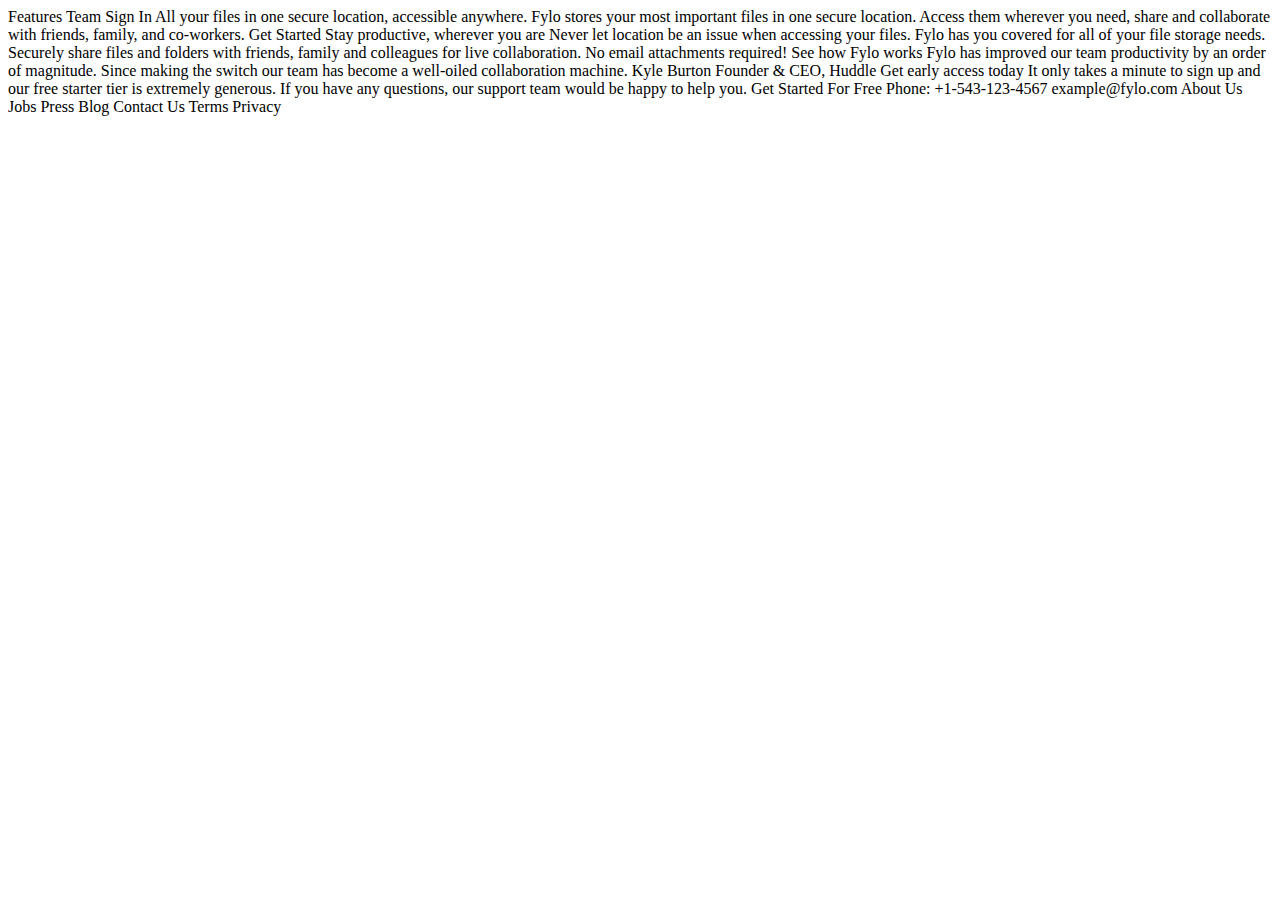
<file: index.html>
<!DOCTYPE html>
<html lang="en">
<head>
  <meta charset="UTF-8">
  <meta name="viewport" content="width=device-width, initial-scale=1.0">
  <title>Proyecto 1</title>
</head>
<body>

  Features
  Team
  Sign In

  All your files in one secure location, accessible anywhere.

  Fylo stores your most important files in one secure location. 
  Access them wherever you need, share and collaborate with friends, 
  family, and co-workers.

  Get Started

  Stay productive, wherever you are

  Never let location be an issue when accessing your files. Fylo has you 
  covered for all of your file storage needs.

  Securely share files and folders with friends, family and colleagues for 
  live collaboration. No email attachments required!

  See how Fylo works

  Fylo has improved our team productivity by an order of magnitude. Since 
  making the switch our team has become a well-oiled collaboration machine.

  Kyle Burton
  Founder & CEO, Huddle

  Get early access today

  It only takes a minute to sign up and our free starter tier is extremely generous. 
  If you have any questions, our support team would be happy to help you.

  Get Started For Free

  Phone: +1-543-123-4567
  example@fylo.com

  About Us
  Jobs
  Press
  Blog

  Contact Us
  Terms
  Privacy
</body>
</html>
</file>
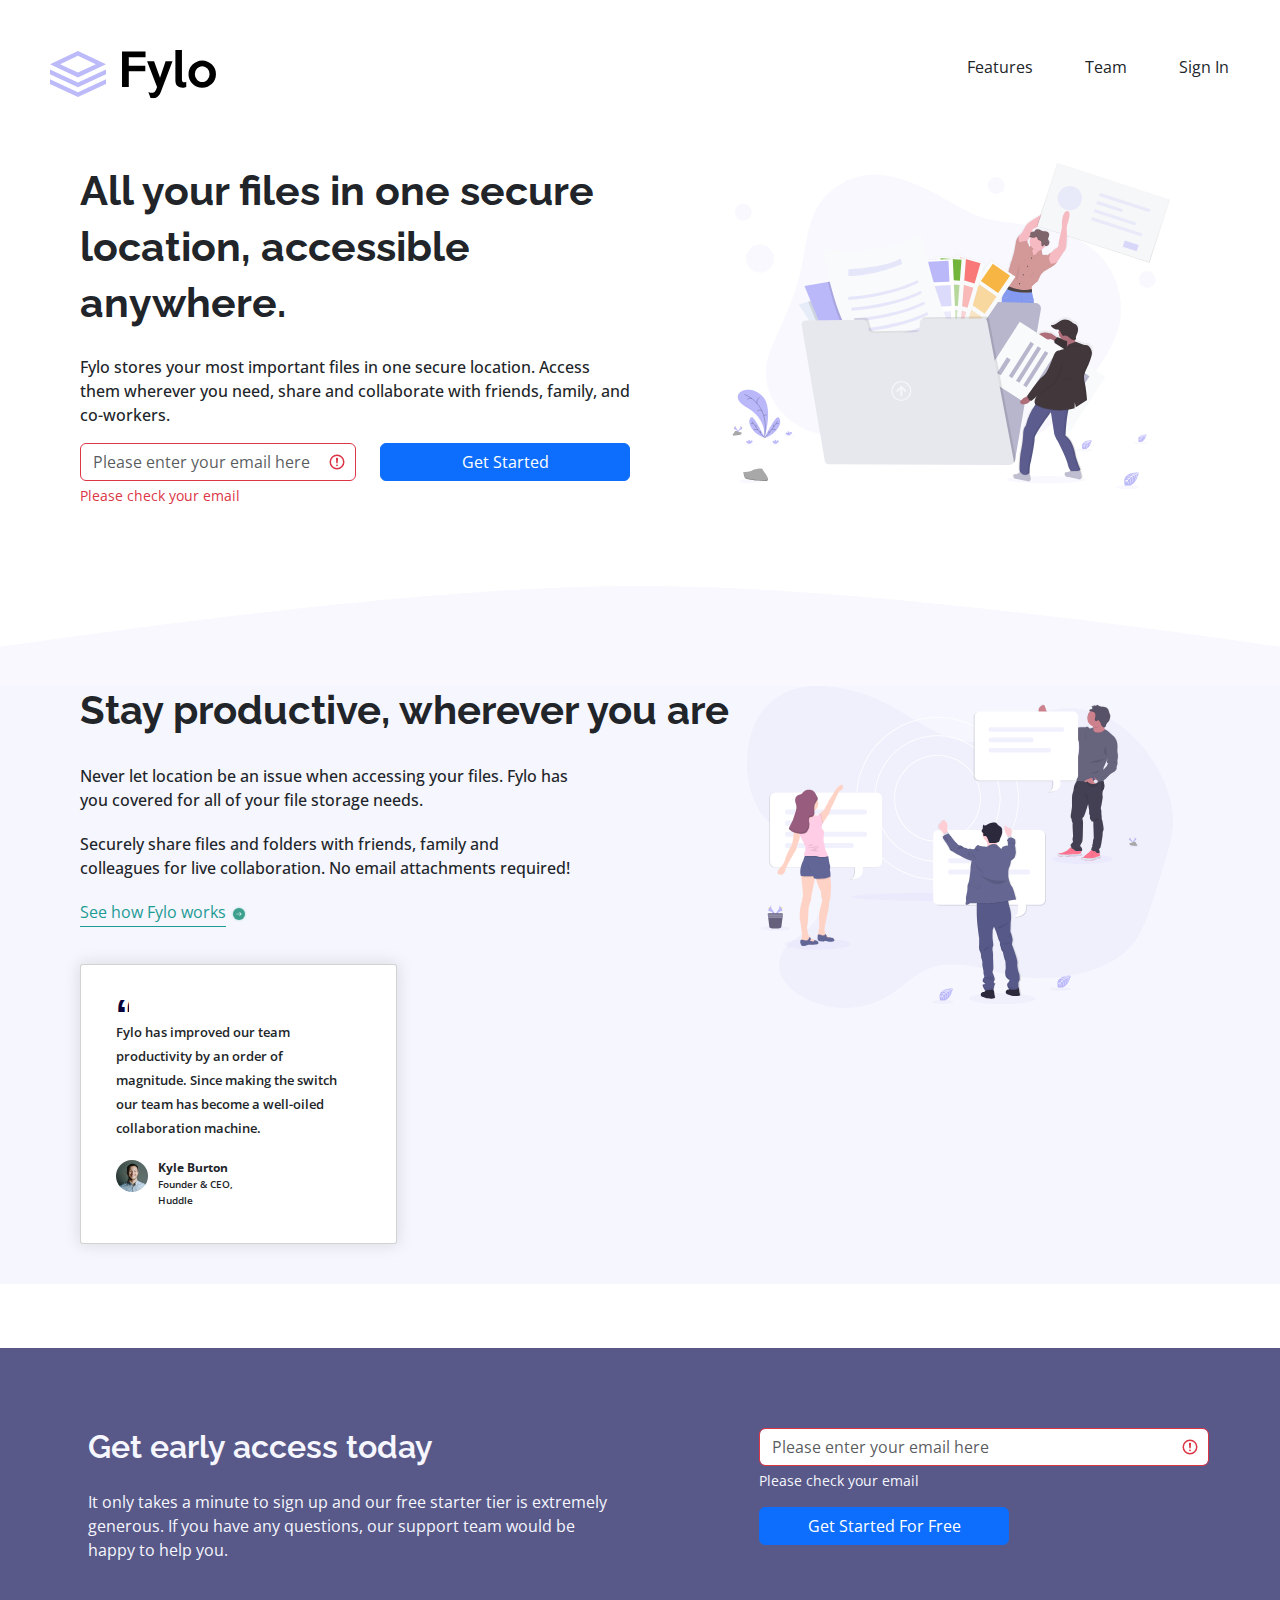
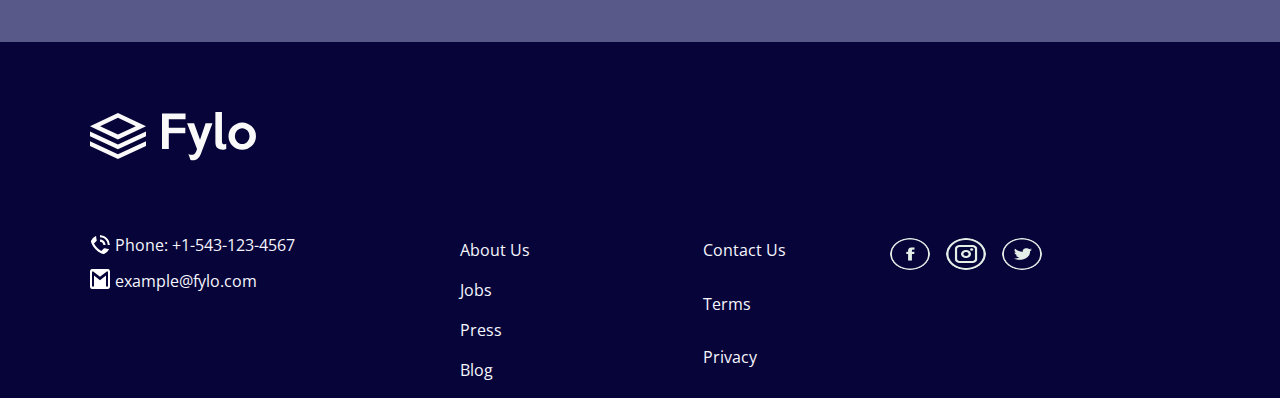
<file: index1.html>
<!DOCTYPE html>
<html lang="en">
<head>
  <meta charset="UTF-8">
  <meta name="viewport" content="width=device-width, initial-scale=1.0">
  <title>Proyecto 1</title>
  <link rel="preconnect" href="https://fonts.googleapis.com">
  <link rel="preconnect" href="https://fonts.gstatic.com" crossorigin>
  <link href="https://fonts.googleapis.com/css2?family=Barlow+Semi+Condensed:ital,wght@0,100;0,200;0,300;0,400;0,500;0,600;0,700;0,800;0,900;1,100;1,200;1,300;1,400;1,500;1,600;1,700;1,800;1,900&family=Karla:ital,wght@0,200..800;1,200..800&family=Raleway:ital,wght@0,100..900;1,100..900&display=swap" rel="stylesheet">
  <link rel="preconnect" href="https://fonts.googleapis.com">
  <link rel="preconnect" href="https://fonts.gstatic.com" crossorigin>
  <link href="https://fonts.googleapis.com/css2?family=Barlow+Semi+Condensed:ital,wght@0,100;0,200;0,300;0,400;0,500;0,600;0,700;0,800;0,900;1,100;1,200;1,300;1,400;1,500;1,600;1,700;1,800;1,900&family=Karla:ital,wght@0,200..800;1,200..800&family=Open+Sans:ital,wght@0,300..800;1,300..800&family=Raleway:ital,wght@0,100..900;1,100..900&display=swap" rel="stylesheet">
  <link href="https://cdn.jsdelivr.net/npm/bootstrap@5.3.3/dist/css/bootstrap.min.css" rel="stylesheet" integrity="sha384-QWTKZyjpPEjISv5WaRU9OFeRpok6YctnYmDr5pNlyT2bRjXh0JMhjY6hW+ALEwIH" crossorigin="anonymous">  
  <link rel="stylesheet" href="style.css">
  <link rel="icon" href="./images/favicon-32x32.png">
  
</head>
<body>
<header>
  <div class="contenedorlogo">
    <img src="./images/logo.svg" alt="logoheader" class="logoheader1">
  </div>
  <div class="palabrasheader">
    <ul class="ul">
      <li>Features</li>
      <li>Team</li>
      <li>Sign In</li>
    </ul>
</div>
</header>
<main>
  <section class="section1">
    <div>
      <h1>All your files in one secure location, accessible anywhere.</h1>

      <p>Fylo stores your most important files in one secure location. 
      Access them wherever you need, share and collaborate with friends, 
      family, and co-workers.
      </p>      
      <form class="needs-validation was-validated" action="#" novalidate>
        <div class="conten_form1">
          <div class="mb-3 contenedor-input">
            <input type="email" class="form-control" placeholder="Please enter your email here" required>
            <div class="invalid-feedback">Please check your email</div>
          </div>
          <div>
            <button type="button" class="btn btn-primary">Get Started</button>
          </div>
        </div>
      </form>
      
    </div>
    <div>
      <img src="images/illustration-1.svg" alt="Imagen ilustrativa"/>
    </div>    
  </section>

  <section class="section2">
    <div class="contenido-interno">
      <h1 class="subtitulo2"> Stay productive, wherever you are</h1>
      <p class="texto2">Never let location be an issue when accessing your files. Fylo has you 
  covered for all of your file storage needs.</p>
      <p class="texto3"> Securely share files and folders with friends, family and colleagues for 
  live collaboration. No email attachments required!</p>
  
      <a href="">See how Fylo works<svg class="arrow" width="16" height="16" xmlns="http://www.w3.org/2000/svg" xmlns:xlink="http://www.w3.org/1999/xlink"><defs><circle id="b" cx="6" cy="6" r="6"/><filter x="-25%" y="-25%" width="150%" height="150%" filterUnits="objectBoundingBox" id="a"><feOffset in="SourceAlpha" result="shadowOffsetOuter1"/><feGaussianBlur stdDeviation="1" in="shadowOffsetOuter1" result="shadowBlurOuter1"/><feColorMatrix values="0 0 0 0 0.239215686 0 0 0 0 0.62745098 0 0 0 0 0.560784314 0 0 0 0.793506567 0" in="shadowBlurOuter1"/></filter></defs><g fill="none" fill-rule="evenodd"><g transform="translate(2 2)"><use fill="#000" filter="url(#a)" xlink:href="#b"/><use fill="#3DA08F" xlink:href="#b"/></g><path d="M8.582 6l-.363.35 1.452 1.4H5.333v.5h4.338L8.22 9.65l.363.35 2.074-2z" fill="#FFF"/></g></svg></a>
    
  
      <div class="card">
        <svg class="quotes" width="13" height="12" xmlns="http://www.w3.org/2000/svg"><text transform="translate(-34 -25)" fill="#07043B" fill-rule="evenodd" font-family="Helvetica" font-size="45"><tspan x="33" y="56">“</tspan></text></svg>
          <p class="testimonial">Fylo has improved our team productivity by an order of magnitude. Since 
  making the switch our team has become a well-oiled collaboration machine.</p>
          <div class="card-flex">
            <div>
              <img class="picture-kyle" src="./images/avatar-testimonial.jpg" alt="">
            </div>
            <div class="Bio">
              <p class="kyle">Kyle Burton</p>
              <p class="kyle2">Founder & CEO, Huddle</p>
            </div>
          </div>  
      
      </div>
    </div>
    <div class="image">
        <img src="./images/illustration-2.svg" alt="">
    </div>
</section>
<section class="section3">
  <div> <h2>Get early access today</h2>
  <p>It only takes a minute to sign up and our free starter tier is extremely generous. If you have any questions, our support team would be happy to help you.</p>
  </div>
  <div>
    <form class="needs-validation was-validated" action="#" novalidate>
    <div class="conten_form2">
      <div class="mb-3">
        <input type="email" class="form-control" placeholder="Please enter your email here" required>
        <div class="invalid-feedback" id="invalido">Please check your email</div>
      </div>
      <div>
        <button type="button" class="btn btn-primary">Get Started For Free</button>
      </div>
    </div>
  </form> 
  </div>
</section>
  
</main>
<footer>
  <div class="logosredes">
  <img src="facebook.png" alt="insta" class="facebook">
  <img src="instagram.png" alt="insta" class="instagram">
  <img src="twitter.png" alt="twitter" class="twitter">
</div>
    <svg width="166" height="49" xmlns="http://www.w3.org/2000/svg" xmlns:xlink="http://www.w3.org/1999/xlink" class="svgfooter"><defs><path id="a" d="M.014.03h93.96v48.29H.015z"/></defs><g fill="none" fill-rule="evenodd"><path d="M0 14.13v.123l27.95 13.13L56 14.209v-.033L27.95 1 0 14.13zm10.077.062L27.95 5.795l17.877 8.397-17.877 8.396-17.874-8.396zM27.95 32.483L0 19.55v4.784l27.95 12.964L56 24.289v-4.784L27.95 32.483zm0 9.703L0 29.25v4.783L27.95 47 56 33.99v-4.784l-28.05 12.98z" fill="#BDBAFA"/><g transform="translate(72)"><mask id="b" fill="#fff"><use xlink:href="#a"/></mask><path d="M87.56 24.152a8.1 8.1 0 0 0-2.161-5.573 7.259 7.259 0 0 0-2.34-1.673 6.864 6.864 0 0 0-2.85-.601c-1.01 0-1.961.2-2.852.601a7.257 7.257 0 0 0-2.34 1.673 8.102 8.102 0 0 0-2.16 5.574 8.102 8.102 0 0 0 2.16 5.573 7.257 7.257 0 0 0 2.34 1.672 6.864 6.864 0 0 0 2.851.602c1.01 0 1.96-.2 2.852-.602a7.259 7.259 0 0 0 2.339-1.672 8.1 8.1 0 0 0 2.16-5.574zm6.415 0c0 1.932-.357 3.723-1.07 5.373a13.098 13.098 0 0 1-2.94 4.28c-1.247 1.205-2.71 2.156-4.388 2.854-1.678.699-3.468 1.048-5.369 1.048-1.9 0-3.683-.349-5.346-1.048a13.863 13.863 0 0 1-4.366-2.876 13.351 13.351 0 0 1-2.94-4.302c-.713-1.65-1.07-3.426-1.07-5.329 0-1.873.364-3.634 1.092-5.284a13.92 13.92 0 0 1 2.962-4.325 13.671 13.671 0 0 1 4.367-2.898 13.552 13.552 0 0 1 5.301-1.048c1.901 0 3.69.35 5.369 1.048 1.678.698 3.14 1.65 4.388 2.854 1.248 1.204 2.228 2.638 2.94 4.302.713 1.665 1.07 3.449 1.07 5.351zM64.258 36.905a8.6 8.6 0 0 1-1.715.58c-.638.148-1.3.222-1.982.222a9.84 9.84 0 0 1-2.74-.379 6.003 6.003 0 0 1-2.295-1.226c-.653-.565-1.173-1.3-1.56-2.207-.385-.907-.578-2-.578-3.277V.029h6.549v29.474c0 1.07.215 1.806.646 2.207.43.401.943.602 1.537.602.742 0 1.455-.223 2.138-.669v5.262zM50.492 11.22L38.908 41.854c-.861 2.289-1.99 3.939-3.386 4.95-1.396 1.01-3.06 1.515-4.99 1.515-.297 0-.623-.022-.98-.066a7.352 7.352 0 0 1-1.025-.201l-2.138-5.975a8.486 8.486 0 0 0 1.56.557c.534.134 1.039.201 1.514.201 1.01 0 1.93-.23 2.762-.691.832-.46 1.47-1.315 1.916-2.564l.891-2.586-9.935-25.773h6.995l5.925 16.588 5.57-16.588h6.905zM23.538 7.342H6.786v8.294h16.529v5.618H6.785v15.784H.015V1.412h23.524v5.93z" fill="#000" mask="url(#b)"/></g></g></svg>
  <div class="phone">
    <!-- <svg width="18" height="18" xmlns="http://www.w3.org/2000/svg" class="svgphone"><path d="M17 12.5c-1.2 0-2.4-.2-3.6-.6-.3-.1-.7 0-1 .2l-2.2 2.2c-2.8-1.4-5.1-3.8-6.6-6.6l2.2-2.2c.3-.3.4-.7.2-1-.3-1.1-.5-2.3-.5-3.5 0-.6-.4-1-1-1H1C.4 0 0 .4 0 1c0 9.4 7.6 17 17 17 .6 0 1-.4 1-1v-3.5c0-.6-.4-1-1-1zM16 9h2c0-5-4-9-9-9v2c3.9 0 7 3.1 7 7zm-4 0h2c0-2.8-2.2-5-5-5v2c1.7 0 3 1.3 3 3z" fill="#FFF" fill-rule="evenodd"/></svg> -->
       <div class="divphone">
     <img src="images/icon-phone.svg" alt="phone" class="svgphone">
  <span class="etiquetaphone">Phone: +1-543-123-4567</span>
       </div>
  <!-- <svg width="20" height="16" xmlns="http://www.w3.org/2000/svg" class="svgmail"><path d="M18 0H2C.9 0 0 .9 0 2v12c0 1.1.9 2 2 2h16c1.1 0 2-.9 2-2V2c0-1.1-.9-2-2-2zm0 14h-2V5.2L10 9 4 5.2V14H2V2h1.2L10 6.2 16.8 2H18v12z" fill="#FFF" fill-rule="evenodd"/></svg> -->
   <div class="divmail">
   <img src="images/icon-email.svg" alt="mail" class="svgmail">
  <span class="etiquetaexample">example@fylo.com</span>
</div>
  <p>   </p>
  <p>   </p>
   </div>
  <div class="about">
  <p class="etiquetaabout">About Us</p>
  <p class="etiquetajobs">Jobs</p>
  <p class="etiquetapress">Press</p>
  <p class="etiquetablog">Blog</p>
    </div>
<div class="contact">
  <p class="contactus">Contact Us</p>
  <p class="terms">Terms</p>
  <p class="privacy">Privacy</p>
      </div>
</footer>
<script src="https://cdn.jsdelivr.net/npm/bootstrap@5.3.3/dist/js/bootstrap.bundle.min.js" integrity="sha384-YvpcrYf0tY3lHB60NNkmXc5s9fDVZLESaAA55NDzOxhy9GkcIdslK1eN7N6jIeHz" crossorigin="anonymous"></script>
</body>
</html>
</file>
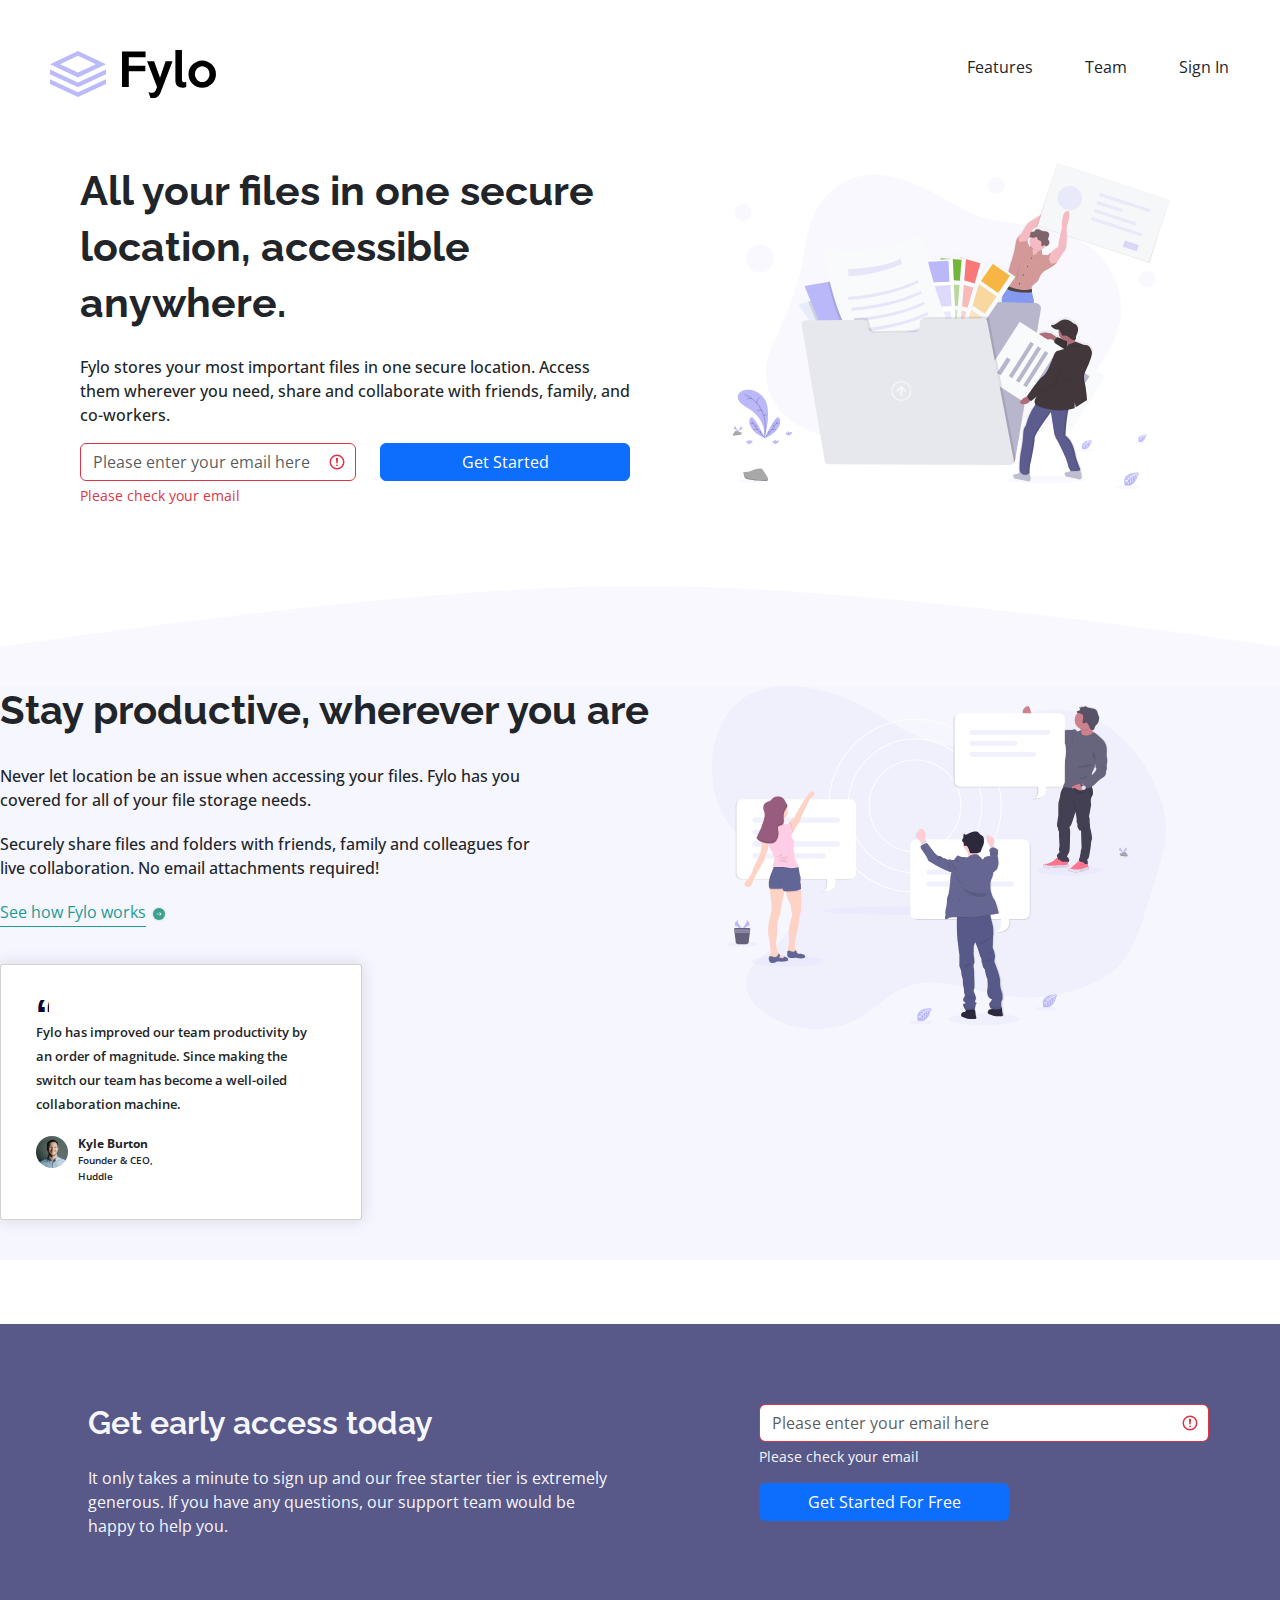
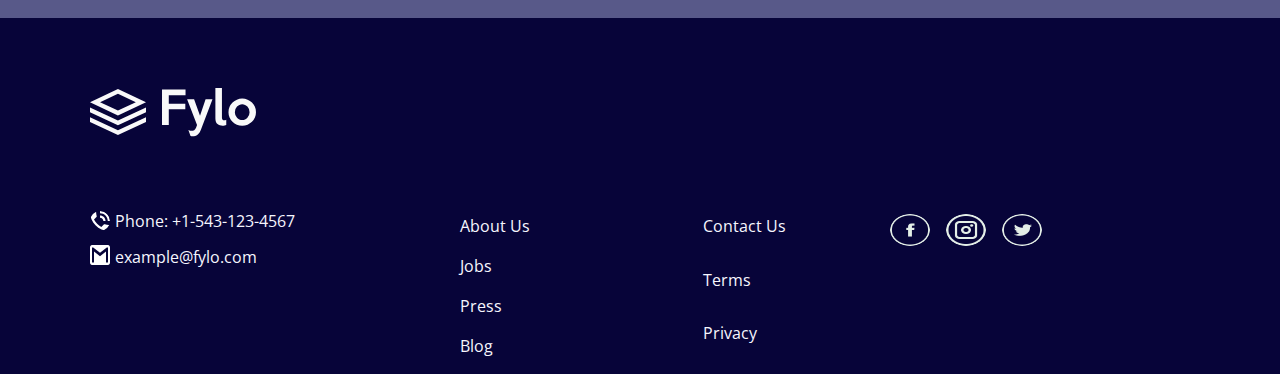
<file: index12.html>
<!DOCTYPE html>
<html lang="en">
<head>
  <meta charset="UTF-8">
  <meta name="viewport" content="width=device-width, initial-scale=1.0">
  <title>Proyecto 1</title>
  <link rel="preconnect" href="https://fonts.googleapis.com">
  <link rel="preconnect" href="https://fonts.gstatic.com" crossorigin>
  <link href="https://fonts.googleapis.com/css2?family=Barlow+Semi+Condensed:ital,wght@0,100;0,200;0,300;0,400;0,500;0,600;0,700;0,800;0,900;1,100;1,200;1,300;1,400;1,500;1,600;1,700;1,800;1,900&family=Karla:ital,wght@0,200..800;1,200..800&family=Raleway:ital,wght@0,100..900;1,100..900&display=swap" rel="stylesheet">
  <link rel="preconnect" href="https://fonts.googleapis.com">
  <link rel="preconnect" href="https://fonts.gstatic.com" crossorigin>
  <link href="https://fonts.googleapis.com/css2?family=Barlow+Semi+Condensed:ital,wght@0,100;0,200;0,300;0,400;0,500;0,600;0,700;0,800;0,900;1,100;1,200;1,300;1,400;1,500;1,600;1,700;1,800;1,900&family=Karla:ital,wght@0,200..800;1,200..800&family=Open+Sans:ital,wght@0,300..800;1,300..800&family=Raleway:ital,wght@0,100..900;1,100..900&display=swap" rel="stylesheet">
  <link href="https://cdn.jsdelivr.net/npm/bootstrap@5.3.3/dist/css/bootstrap.min.css" rel="stylesheet" integrity="sha384-QWTKZyjpPEjISv5WaRU9OFeRpok6YctnYmDr5pNlyT2bRjXh0JMhjY6hW+ALEwIH" crossorigin="anonymous">  
  <link rel="stylesheet" href="style.css">
  
</head>
<body>
<header>
  <div class="contenedorlogo">
    <img src="./images/logo.svg" alt="logoheader" class="logoheader1">
  </div>
  <div class="palabrasheader">
    <ul class="ul">
      <li>Features</li>
      <li>Team</li>
      <li>Sign In</li>
    </ul>
</div>
</header>
<main>
  <section class="section1">
    <div>
      <h1>All your files in one secure location, accessible anywhere.</h1>

      <p>Fylo stores your most important files in one secure location. 
      Access them wherever you need, share and collaborate with friends, 
      family, and co-workers.
      </p>      
      <form class="needs-validation was-validated" action="#" novalidate>
        <div class="conten_form1">
          <div class="mb-3 contenedor-input">
            <input type="email" class="form-control" placeholder="Please enter your email here" required>
            <div class="invalid-feedback">Please check your email</div>
          </div>
          <div>
            <button type="button" class="btn btn-primary">Get Started</button>
          </div>
        </div>
      </form>
      
    </div>
    <div>
      <img src="images/illustration-1.svg" alt="Imagen ilustrativa"/>
    </div>    
  </section>

  <section class="section2">
    <div>
      <h1 class="subtitulo2"> Stay productive, wherever you are</h1>
      <p class="texto2">Never let location be an issue when accessing your files. Fylo has you 
  covered for all of your file storage needs.</p>
      <p class="texto3"> Securely share files and folders with friends, family and colleagues for 
  live collaboration. No email attachments required!</p>
  
      <a href="">See how Fylo works<svg class="arrow" width="16" height="16" xmlns="http://www.w3.org/2000/svg" xmlns:xlink="http://www.w3.org/1999/xlink"><defs><circle id="b" cx="6" cy="6" r="6"/><filter x="-25%" y="-25%" width="150%" height="150%" filterUnits="objectBoundingBox" id="a"><feOffset in="SourceAlpha" result="shadowOffsetOuter1"/><feGaussianBlur stdDeviation="1" in="shadowOffsetOuter1" result="shadowBlurOuter1"/><feColorMatrix values="0 0 0 0 0.239215686 0 0 0 0 0.62745098 0 0 0 0 0.560784314 0 0 0 0.793506567 0" in="shadowBlurOuter1"/></filter></defs><g fill="none" fill-rule="evenodd"><g transform="translate(2 2)"><use fill="#000" filter="url(#a)" xlink:href="#b"/><use fill="#3DA08F" xlink:href="#b"/></g><path d="M8.582 6l-.363.35 1.452 1.4H5.333v.5h4.338L8.22 9.65l.363.35 2.074-2z" fill="#FFF"/></g></svg></a>
    
  
      <div class="card">
        <svg class="quotes" width="13" height="12" xmlns="http://www.w3.org/2000/svg"><text transform="translate(-34 -25)" fill="#07043B" fill-rule="evenodd" font-family="Helvetica" font-size="45"><tspan x="33" y="56">“</tspan></text></svg>
          <p class="testimonial">Fylo has improved our team productivity by an order of magnitude. Since 
  making the switch our team has become a well-oiled collaboration machine.</p>
          <div class="card-flex">
            <div>
              <img class="picture-kyle" src="./images/avatar-testimonial.jpg" alt="">
            </div>
            <div class="Bio">
              <p class="kyle">Kyle Burton</p>
              <p class="kyle2">Founder & CEO, Huddle</p>
            </div>
          </div>  
      
      </div>
    </div>
    <div class="image">
        <img src="./images/illustration-2.svg" alt="">
    </div>
</section>
<section class="section3">
  <div> <h2>Get early access today</h2>
  <p>It only takes a minute to sign up and our free starter tier is extremely generous. If you have any questions, our support team would be happy to help you.</p>
  </div>
  <div>
    <form class="needs-validation was-validated" action="#" novalidate>
    <div class="conten_form2">
      <div class="mb-3">
        <input type="email" class="form-control" placeholder="Please enter your email here" required>
        <div class="invalid-feedback" id="invalido">Please check your email</div>
      </div>
      <div>
        <button type="button" class="btn btn-primary">Get Started For Free</button>
      </div>
    </div>
  </form> 
  </div>
</section>
  
</main>
<footer>
  <div class="logosredes">
  <img src="facebook.png" alt="insta" class="facebook">
  <img src="instagram.png" alt="insta" class="instagram">
  <img src="twitter.png" alt="twitter" class="twitter">
</div>
    <svg width="166" height="49" xmlns="http://www.w3.org/2000/svg" xmlns:xlink="http://www.w3.org/1999/xlink" class="svgfooter"><defs><path id="a" d="M.014.03h93.96v48.29H.015z"/></defs><g fill="none" fill-rule="evenodd"><path d="M0 14.13v.123l27.95 13.13L56 14.209v-.033L27.95 1 0 14.13zm10.077.062L27.95 5.795l17.877 8.397-17.877 8.396-17.874-8.396zM27.95 32.483L0 19.55v4.784l27.95 12.964L56 24.289v-4.784L27.95 32.483zm0 9.703L0 29.25v4.783L27.95 47 56 33.99v-4.784l-28.05 12.98z" fill="#BDBAFA"/><g transform="translate(72)"><mask id="b" fill="#fff"><use xlink:href="#a"/></mask><path d="M87.56 24.152a8.1 8.1 0 0 0-2.161-5.573 7.259 7.259 0 0 0-2.34-1.673 6.864 6.864 0 0 0-2.85-.601c-1.01 0-1.961.2-2.852.601a7.257 7.257 0 0 0-2.34 1.673 8.102 8.102 0 0 0-2.16 5.574 8.102 8.102 0 0 0 2.16 5.573 7.257 7.257 0 0 0 2.34 1.672 6.864 6.864 0 0 0 2.851.602c1.01 0 1.96-.2 2.852-.602a7.259 7.259 0 0 0 2.339-1.672 8.1 8.1 0 0 0 2.16-5.574zm6.415 0c0 1.932-.357 3.723-1.07 5.373a13.098 13.098 0 0 1-2.94 4.28c-1.247 1.205-2.71 2.156-4.388 2.854-1.678.699-3.468 1.048-5.369 1.048-1.9 0-3.683-.349-5.346-1.048a13.863 13.863 0 0 1-4.366-2.876 13.351 13.351 0 0 1-2.94-4.302c-.713-1.65-1.07-3.426-1.07-5.329 0-1.873.364-3.634 1.092-5.284a13.92 13.92 0 0 1 2.962-4.325 13.671 13.671 0 0 1 4.367-2.898 13.552 13.552 0 0 1 5.301-1.048c1.901 0 3.69.35 5.369 1.048 1.678.698 3.14 1.65 4.388 2.854 1.248 1.204 2.228 2.638 2.94 4.302.713 1.665 1.07 3.449 1.07 5.351zM64.258 36.905a8.6 8.6 0 0 1-1.715.58c-.638.148-1.3.222-1.982.222a9.84 9.84 0 0 1-2.74-.379 6.003 6.003 0 0 1-2.295-1.226c-.653-.565-1.173-1.3-1.56-2.207-.385-.907-.578-2-.578-3.277V.029h6.549v29.474c0 1.07.215 1.806.646 2.207.43.401.943.602 1.537.602.742 0 1.455-.223 2.138-.669v5.262zM50.492 11.22L38.908 41.854c-.861 2.289-1.99 3.939-3.386 4.95-1.396 1.01-3.06 1.515-4.99 1.515-.297 0-.623-.022-.98-.066a7.352 7.352 0 0 1-1.025-.201l-2.138-5.975a8.486 8.486 0 0 0 1.56.557c.534.134 1.039.201 1.514.201 1.01 0 1.93-.23 2.762-.691.832-.46 1.47-1.315 1.916-2.564l.891-2.586-9.935-25.773h6.995l5.925 16.588 5.57-16.588h6.905zM23.538 7.342H6.786v8.294h16.529v5.618H6.785v15.784H.015V1.412h23.524v5.93z" fill="#000" mask="url(#b)"/></g></g></svg>
  <div class="phone">
       <div class="divphone">
          <img src="images/icon-phone.svg" alt="phone" class="svgphone">
          <span class="etiquetaphone">Phone: +1-543-123-4567</span>
       </div>
   <div class="divmail">
   <img src="images/icon-email.svg" alt="mail" class="svgmail">
  <span class="etiquetaexample">example@fylo.com</span>
</div>
  <p>   </p>
  <p>   </p>
   </div>
  <div class="about">
  <p class="etiquetaabout">About Us</p>
  <p class="etiquetajobs">Jobs</p>
  <p class="etiquetapress">Press</p>
  <p class="etiquetablog">Blog</p>
    </div>
<div class="contact">
  <p class="contactus">Contact Us</p>
  <p class="terms">Terms</p>
  <p class="privacy">Privacy</p>
      </div>
</footer>
<script src="https://cdn.jsdelivr.net/npm/bootstrap@5.3.3/dist/js/bootstrap.bundle.min.js" integrity="sha384-YvpcrYf0tY3lHB60NNkmXc5s9fDVZLESaAA55NDzOxhy9GkcIdslK1eN7N6jIeHz" crossorigin="anonymous"></script>
</body>
</html>
</file>
<file: style.css>
* {
    margin: 0;
    padding: 0;
    box-sizing: border-box;
} 

body {
    font-family: Open Sans;
    max-width: 1440px;
    margin: auto;
}

:root {
     --VeryDarkBlue: hsl(243, 87%, 12%);
     --DesaturatedBlue: hsl(238, 22%, 44%);
     --BrightBlue: hsl(224, 93%, 58%);
     --ModerateCyan: hsl(170, 45%, 43%;);
     --LightGrayishBlue: hsl(240, 75%, 98%);
     --LightGray: hsl(0, 0%, 75%);
     --Fontsize: 16px;
     --Family: [Raleway](https://fonts.google.com/specimen/Raleway);
     --Weights: 400, 700;
     --Family: [Open Sans](https://fonts.google.com/specimen/Open+Sans);
      --Weights: 400;
}

/* .features {
    padding-left: 1250px;
    position: relative; top: -10px;
}
.team {
    padding-left: 1350px;
    position: relative; top: -28px;
}
.signin {
    padding-left: 1435px;
    position: relative; top: -46px;
}
.svg{
    position: relative;
    top: 40px;
    left: 40px;
} */
footer{
    background-color: var(--VeryDarkBlue);
    color: var(--LightGrayishBlue);
    font-family: var(--Family);
    display: grid;
    grid-template-columns: 1.4fr 1fr 0.8fr 1.4fr;
    grid-template-rows: 1fr 1fr;
    grid-template-areas:
    "svgfooter svgfooter svgfooter svgfooter"
    "phone about contact logosredes";
}
.logosredes{
    display: grid;
    grid-area: logosredes;
    display: flex;
            height: 50px;
            gap: 16px;
            padding-top: 18px;
}
.svgfooter {
    display: grid;
    grid-area: svgfooter;
    position: relative; top: 70px;left: 90px;
    filter: invert(96%) sepia(0%) saturate(10%) hue-rotate(76deg) brightness(1000%) contrast(95%); 
}
.phone {
    display: grid;
    grid-area: phone;
    padding-top: 0px;
    padding-left: 90px;
}
.about {
    display: grid;
    grid-area: about;
    padding-top: 18px;
    padding-left: 70px;
    gap: px;
}
.contact {
    display: grid;
    grid-area: contact;
    padding-top: 18px;
    padding-left: 35px;
}
.etiquetaabout:hover{
    color: var(--DesaturatedBlue);
}
.etiquetajobs:hover{
    color: var(--DesaturatedBlue);
}
.etiquetapress:hover{
    color: var(--DesaturatedBlue);
}
.etiquetablog:hover{
    color: var(--DesaturatedBlue);
}
.etiquetaphone:hover {
    color: var(--DesaturatedBlue);
}
.etiquetaexample:hover{
    color: var(--DesaturatedBlue);
}
.contactus:hover{
    color: var(--DesaturatedBlue);
}
.terms:hover{
    color: var(--DesaturatedBlue);
}
.privacy:hover{
    color: var(--DesaturatedBlue);
}
.facebook{
    width: 40px;
    border-width: 50px;
    border-radius: 50%;
    filter: invert(96%) sepia(15%) saturate(106%) hue-rotate(76deg) brightness(96%) contrast(95%); 
    
}
.instagram{
    width: 40px;
    border-radius: 50%;
    filter: invert(96%) sepia(15%) saturate(106%) hue-rotate(76deg) brightness(96%) contrast(95%);

}
.twitter {
    width: 40px;
    border-radius: 50%;
    filter: invert(96%) sepia(15%) saturate(106%) hue-rotate(76deg) brightness(96%) contrast(95%);

}
.twitter:hover{
    background-color: var(--DesaturatedBlue);
}
.facebook:hover {
    background-color: var(--DesaturatedBlue);
}
.instagram:hover {
    background-color: var(--DesaturatedBlue);
}

.section1, .section2 {
    display: flex;
    margin: 4rem 0;
    column-gap: 20px;
}

.section1 > div {
    width: 50%;
    padding-left: 5rem;
}
.section1 p {
    font-weight: 500;    
}

.section1 img {
    width: 80%;  
    height: auto;  
}

.image img {
    width: 80%;  
    height: auto; 
}

.section1 h1 {
    font-size: clamp(2rem, 1.7308rem + 1.0769vw, 2.7rem);
    font-family: Raleway;
    font-weight: 700;
    line-height: 3.5rem;
    margin-bottom: 1.5rem
    /* margin-bottom: clamp(1.2rem, 0.9718rem + 2.2535vw, 2rem); */
}
.conten_form1 {
    display: flex;
    column-gap: 1.5rem;
}
.conten_form2 {
    display: flex;
    flex-direction: column;
    column-gap: 1.5rem;
}
.section3 input {
    max-width: 450px;
}
#invalido {
    color: var(--LightGrayishBlue);
}
.section3 h2 {
    font-family: Raleway;
    font-weight: 650;
    margin-bottom: 1.5rem
}
.conten_form1 div:first-child {
    width: 60%;
} 


.btn:hover{
    background-color: rgb(75, 190, 208);
}



.section2 {
    padding-top: 100px;
    background-image: url("./images/bg-curve-desktop.svg");
    background-repeat: no-repeat;
    background-position: top;
    /*background-color: var(--LightGrayishBlue);*/
    gap: 0px;
  
}
.section2 > div {
    background-color: var(--LightGrayishBlue);
}

.contenido-interno {
    padding-left: 5rem;
}

.section2 p {
    margin-right: 25%;
}

.subtitulo2 {
    margin-bottom: 30px;
    font-size: 40px;
    font-family: Raleway;
    font-weight: 700;
}

.texto2 {
    margin-bottom: 20px;
    font-weight: 500;
}

.texto3 {
    margin-bottom: 20px;
    font-weight: 500;
}

a {
    color:rgb(29, 155, 149);
    text-underline-offset: 8px;
}

a:hover {
    color:rgb(47, 183, 176); ;
}

.arrow {
    position: relative;
    left: 5px;
}

.card {
    font-size: 13px;
    font-weight: 600;
    margin: 40px auto;
    padding: 35px;
    margin-right: 350px;
    border-radius: 3px;
    box-shadow: 0 0px 15px 2px rgba(0, 0, 0, 0.1);
    line-height: 1.5rem;
}

.card p {
    margin-right: 5%;
}

.card-flex {
    display: inline-flex;
    margin-top: 1.5rem;
    /*flex-wrap: nowrap;*/
    gap: 0 0;
}

.quotes {
    position: absolute;
}

.testimonial {
    position: relative;
    top: 20px;
}

.picture-kyle {
    border-radius: 50%;
    height: 2rem;
    margin-right: 10px;
}


.kyle {
    font-weight: 700;
    font-size: 12px;
    margin: 0;
    line-height: 1rem;
}

.kyle2 {
    font-size: 10px;
    margin: 0;
    line-height: 1rem;
}


.section3 {
    display: flex;
    background-color: var(--DesaturatedBlue); 
    color: var(--LightGrayishBlue);
    padding-top: 5rem; 
    padding-bottom: 4rem;
    padding-left: 5.5rem;
    gap: 150px;
}
.section3 > div {
    width: 50%;
}

.divphone{
    display: flex;
    gap: 5px;
    align-items: center;
}
.svgphone{
    width: 20px;
    height: 20px;
    border-radius: 50%;
}
.divmail{
    display: flex;
    gap: 5px;
    
}
.svgmail {
    width: 20px;
    height: 20px;
}
header {
    display: flex;
    padding-left: 50px;
    padding-top: 50px;
    align-items: center;
}
.contenedorlogo {
    width: 70%;
}

.palabrasheader{
  /*   display: flex; */
   /*  column-gap: 40px; */
    width:auto;
}
.ul{
    list-style-type: none;
}
.ul > li{
    display: inline;
    margin: 1.5rem;
}


@media (min-width: 1196px) {
    
    button {
        min-width: 250px;
    }
}
@media (max-width: 1195px) {
    .contenedorlogo {
        width: 40%;
        }
    .palabrasheader {
        width: 58%;
        text-align: end;
    }    
    header {
        padding-left: 0;
    }  

    .section1 {
        padding: 1rem;
    }

    .section1 h1, .section2 h1{
        font-size: 1.8rem;
        font-weight: 700;
        line-height: 2.8rem;
        margin-bottom: 1.5rem
        /* margin-bottom: clamp(1.2rem, 0.9718rem + 2.2535vw, 2rem); */
    }
    .conten_form1{
        column-gap: 1rem;
    }
    .conten_form1 > div:last-child {
        width: 30%;
    }

    button {
        width: 100%;
    }

    .card {
        width: 75%;
    }

}

@media (max-width: 800px) {
    .conten_form1 > div:last-child {
        margin: auto;
        width: 70%;
    }

    .conten_form1 {
        flex-direction: column;
    }

    .section1 {
        flex-direction: column-reverse;
        align-items: center;
        padding: 2rem;
    }
    .section1 > div {
        width: 100%;
        text-align: center;
        padding-right: 1rem;
        padding-left: 1rem;
    
    }

    .section1 h1 {
        font-size: 1.2rem;
        line-height: normal;
        margin-top: 20px;
    }

    .conten_form1 div:first-child {
        width: 100%;
    } 
    
    .section1 .invalid-feedback {
        text-align: left;
    }

    .section2 {
        flex-direction: column-reverse;
        align-items: center; 
    }

    .section2 > div {
        width: 100%;
        text-align: center;
    }

    .section2 .texto2, .section2 .texto3 {
        margin-right: 0;
        padding-right: 2rem;
        padding-left: 2rem;
        text-align: left;
    }

    .section2 h1 {
        font-size: 1rem;
        line-height: normal;
        margin-right: 0;
        padding-right: 2rem;
        padding-left: 2rem;
        margin-top: 15%;
        background-color: var(--LightGrayishBlue);
    }

    .texto3 {
        margin-bottom: 10%;
    }

    .contenido-interno {
        padding-right: 1rem;
        padding-left: 1rem;
    }
    .card {
        margin: 40px auto auto auto;
    
    }

    .testimonial {
        padding-left: 0;
        text-align: left;
    }
    .Bio {
        text-align: left;
    }

   

    
}

   
@media (max-width: 375px) {
    .contenedorlogo {
        width: 30%;
        }
    header {
        padding-left: 0;
        align-items: center;
    }  
    .palabrasheader {
        font-size: 0.7em;
        padding-left: 0px;
        text-align: right;
        padding-top: 10px;
        
    }
    .logoheader1 {
        width: 90px;
    }
    .ul > li{
        margin: 5px;
    }  
    .section3 {
        flex-direction: column;
        padding: 2.5rem;
        align-items: center;
        gap: 20px;
    }
    .section3 > div {
        width: 90%;
        text-align: center;
    }
    .section3 h2 {
        font-size: 1.3rem;
    }
    .section3 .invalid-feedback {
        text-align: left;
    }
    .conten_form1 > div:last-child {
        margin: auto;
        width: 100%;
    }
}
</file>
